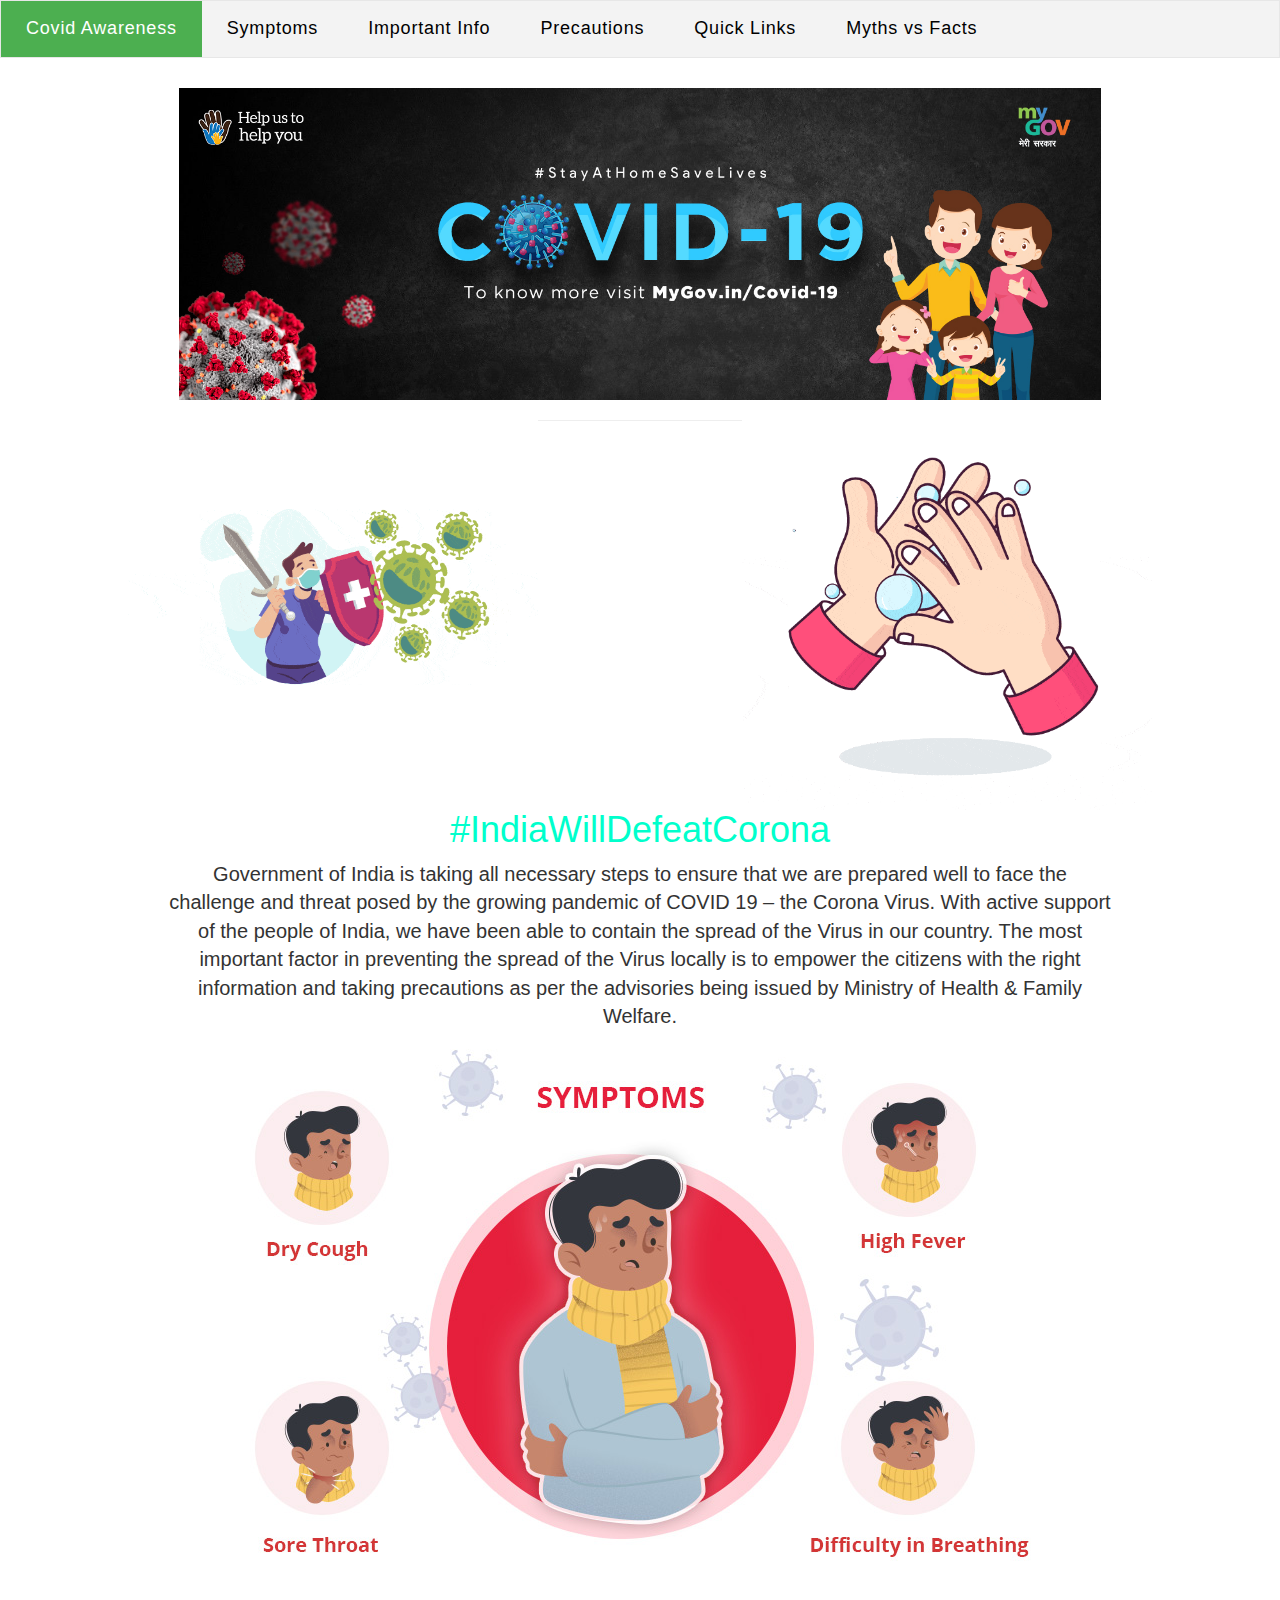
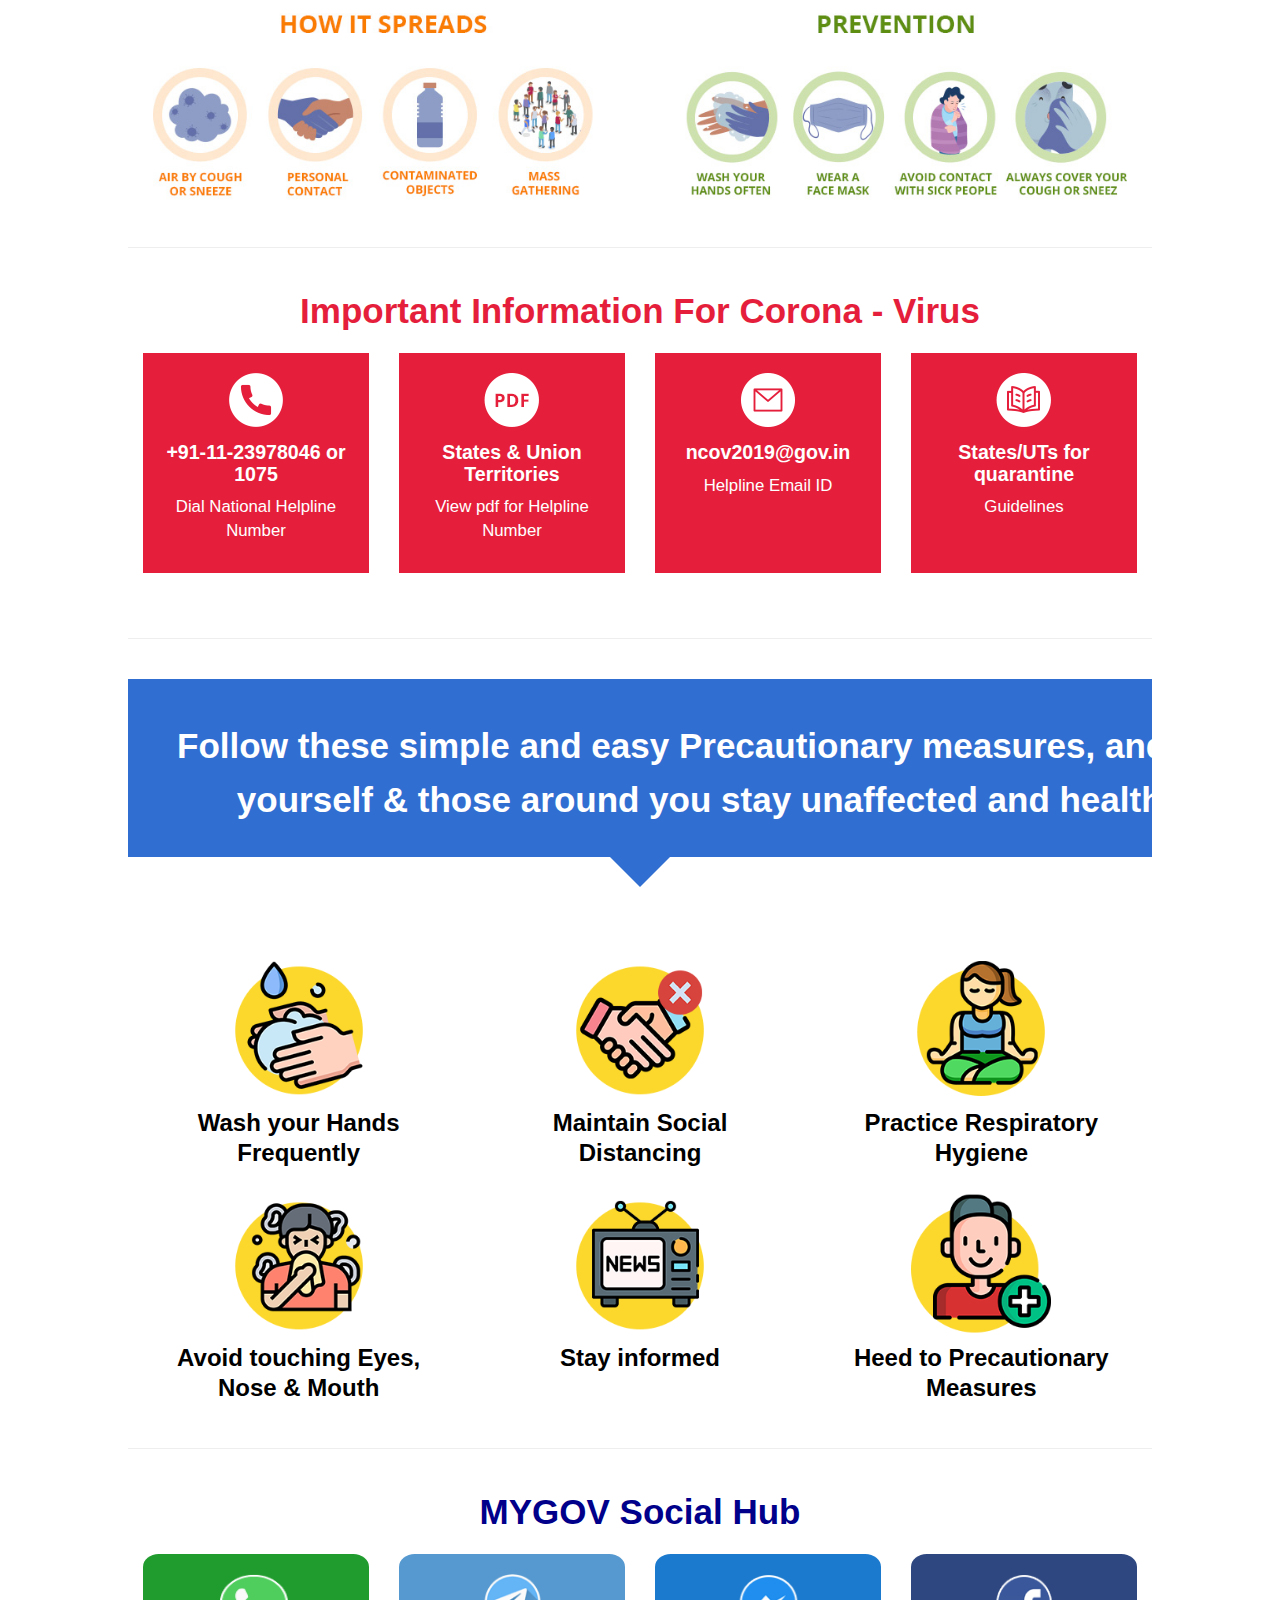
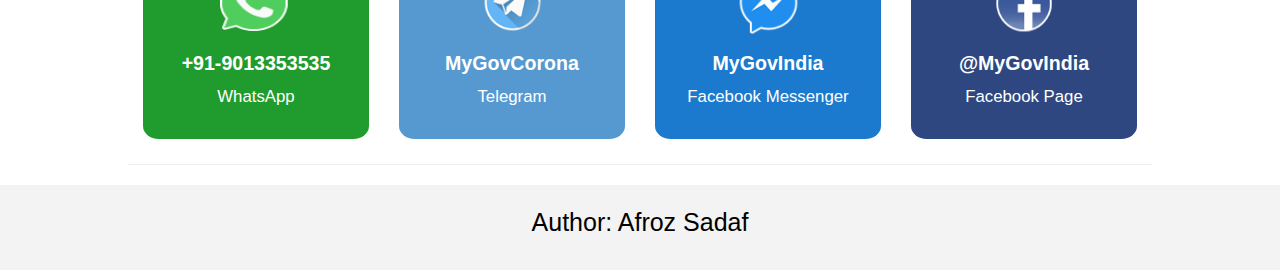
<file: Covid19-Awareness/index.html>
<!DOCTYPE html>
<html>
<head>
	<title>Covid Awareness Website</title>
	<link rel="stylesheet" type="text/css" href="css/main.css">
	<link rel="stylesheet" type="text/css" href="css/bootstrap.min.css">
</head>
<body>

	<nav>
		<li><a class="active" href="index.html">Covid Awareness</a></li>
		<li><a href="#symptoms">Symptoms</a></li>
		<li><a href="#impinfo">Important Info</a></li>
		<li><a href="#precautions">Precautions</a></li>
		<li><a href="page2.html#quicklinks">Quick Links</a></li>
		<li><a href="page2.html#mythbusters">Myths vs Facts</a></li>
	</nav>

	<div class="content">
		
		<div class="image1">
			<img src="img/MainImage.jpg">
		</div>
		
		<div class="Gif">
			<div class="Gif1">
				<img src="img/gif/Gif1.gif" style="width:100%">
			</div>	
			<div class="Gif2">
				<img src="img/gif/Gif2.gif" style="width:100%">
			</div>	
		</div>
		<hr><br>
		

		<center><h1 id="hashtag1">#IndiaWillDefeatCorona</h1></center>
		<center><p id="symptoms">Government of India is taking all necessary steps to ensure that we are prepared well to face the challenge and threat posed by the growing pandemic of COVID 19 – the Corona Virus. With active support of the people of India, we have been able to contain the spread of the Virus in our country. The most important factor in preventing the spread of the Virus locally is to empower the citizens with the right information and taking precautions as per the advisories being issued by Ministry of Health & Family Welfare.</p></center>
		
		<div>
			<center><img src="img/symptoms.jpg"></center>
		</div>
		
		<div class="CauseSolution">
			<div class="Causes">
				<img src="img/block-one.jpg" style="width:100%">
			</div>	
			<div class="Causes">
				<img src="img/block-two.jpg" style="width:100%">
			</div>	
		</div>	
		<hr>

		<div class="imp-info-area" id="impinfo">
			<h3 class="important-heading">
				<strong>Important Information For Corona - Virus</strong>
			</h3>
			<div class="block">
				<div class="icon">
					<img src="img/impinfo/icon-one.png" alt="" />
				</div>
				<div class="text-area">
					<h3><strong>+91-11-23978046 or 1075</strong></h3>
					<p>Dial National Helpline Number</p>
				</div>
			</div>

			<div class="block">
				<div class="icon">
					<a href="https://www.mohfw.gov.in/pdf/coronvavirushelplinenumber.pdf" target="_blank">
						<img src="img/impinfo/icon-two.png" alt="" />
					</a>
				</div>
				<div class="text-area"> 
					<a href="https://www.mohfw.gov.in/pdf/coronvavirushelplinenumber.pdf" target="_blank">
					<h3><strong>States &amp; Union Territories</strong></h3>
					<p></p></a>
					<p><a href="https://www.mohfw.gov.in/pdf/coronvavirushelplinenumber.pdf" target="_blank">View pdf for Helpline Number</a></p>
				</div>
			</div>
				
			<div class="block">
				<div class="icon">
					<a href="mailto:ncov2019@gov.in">	
						<img src="img/impinfo/icon-three.png" alt="" />
					</a>
				</div>
				<div class="text-area">
					<a href="mailto:ncov2019@gov.in">	
						<h3><strong>ncov2019@gov.in</strong></h3>
						<p>Helpline Email ID </p>
					</a>
				</div>
			</div>
				
			<div class="block">
				<div class="icon">
					<a href="https://www.mohfw.gov.in/pdf/SOPforqurantine.pdf" target="_blank">
						<img src="img/impinfo/icon-four.png" alt="" />
					</a>
				</div>
				<div class="text-area"> 
					<a href="https://www.mohfw.gov.in/pdf/SOPforqurantine.pdf" target="_blank">
						<h3><strong>States/UTs for quarantine</strong></h3>
					</a>
					<a href="https://www.mohfw.gov.in/pdf/SOPforqurantine.pdf" target="_blank">
						<p>Guidelines</p>
					</a> 
				</div>		
			</div>
		</div>
		<br><hr><br>

		<section class="followSteps" id="precautions">
			<div class="stepHeading">
				<div class="container text-center">
					<h2>Follow these simple and easy Precautionary measures, and help yourself & those around you stay unaffected and healthy. </h2>
				</div>
			</div>
			<div class="steps-covid">
				<div class="container-fluid">
					<div class="row">
						<div class="col-xs-4">
							<div class="covidThumb">
								<img src="img/icons/icon-1.png" alt="icon">
								<span>Wash your Hands <br>Frequently </span>
							</div>
						</div>
						<div class="col-xs-4">
							<div class="covidThumb">
								<img src="img/icons/icon-2.png" alt="icon">
								<span>Maintain Social <br>Distancing </span>
							</div>
						</div>
						<div class="col-xs-4">
							<div class="covidThumb">
								<img src="img/icons/icon-3.png" alt="icon">
								<span>Practice Respiratory <br>Hygiene </span>
							</div>
						</div>
					</div>
					<div class="row">
						<div class="col-xs-4">
							<div class="covidThumb">
								<img src="img/icons/icon-4.png" alt="icon">
								<span>Avoid touching Eyes, <br>Nose & Mouth </span>
							</div>
						</div>
						<div class="col-xs-4">
							<div class="covidThumb">
								<img src="img/icons/icon-5.png" alt="icon">
								<span>Stay informed  </span>
							</div>
						</div>
						<div class="col-xs-4">
							<div class="covidThumb">
								<img src="img/icons/icon-6.png" alt="icon">
								<span>Heed to Precautionary <br>Measures </span>
							</div>
						</div>
					</div>
				</div>
			</div>
		</section>
		<hr>
		<div class="social-hub" id="socialhub">
			<h3 class="important-heading">
				<strong>MYGOV Social Hub</strong>
			</h3>
			<div class="block whatsapp">
				<div class="icon">
					<a href="https://wa.me/919013353535?text=Hi" target="_blank">
						<img src="img/icons/whatsapp.png" alt="" />
					</a>
				</div>
				<div class="text-area"> 
					<a href="https://wa.me/919013353535?text=Hi" target="_blank">
					<h3><strong>+91-9013353535</strong></h3></a>
					<p><a href="https://wa.me/919013353535?text=Hi" target="_blank">WhatsApp</a></p>
				</div>
			</div>

			<div class="block telegram">
				<div class="icon">
					<a href="https://t.me/MyGovCoronaNewsdesk" target="_blank">
						<img src="img/icons/telegram.png" alt="" />
					</a>
				</div>
				<div class="text-area"> 
					<a href="https://t.me/MyGovCoronaNewsdesk" target="_blank">
					<h3><strong>MyGovCorona</strong></h3>
					<p></p></a>
					<p><a href="https://t.me/MyGovCoronaNewsdesk" target="_blank">Telegram</a></p>
				</div>
			</div>
				
			<div class="block messenger">
				<div class="icon">
					<a href="https://www.messenger.com/t/MyGovIndia" target="_blank">
						<img src="img/icons/messenger.png" alt="" />
					</a>
				</div>
				<div class="text-area"> 
					<a href="https://www.messenger.com/t/MyGovIndia" target="_blank">
					<h3><strong>MyGovIndia</strong></h3>
					<p></p></a>
					<p><a href="https://www.messenger.com/t/MyGovIndia" target="_blank">Facebook Messenger</a></p>
				</div>
			</div>
				
			<div class="block facebook">
				<div class="icon">
					<a href="https://www.facebook.com/MyGovIndia/" target="_blank">
						<img src="img/icons/facebook.png" alt="" />
					</a>
				</div>
				<div class="text-area"> 
					<a href="https://www.facebook.com/MyGovIndia/" target="_blank">
					<h3><strong>@MyGovIndia</strong></h3>
					<p></p></a>
					<p><a href="https://www.facebook.com/MyGovIndia/" target="_blank">Facebook Page</a></p>
				</div>
			</div>
		</div>
		<hr>
	</div>

	<footer>
		<p>Author: Afroz Sadaf </p>
	</footer>
	

</body>
</html>
</file>
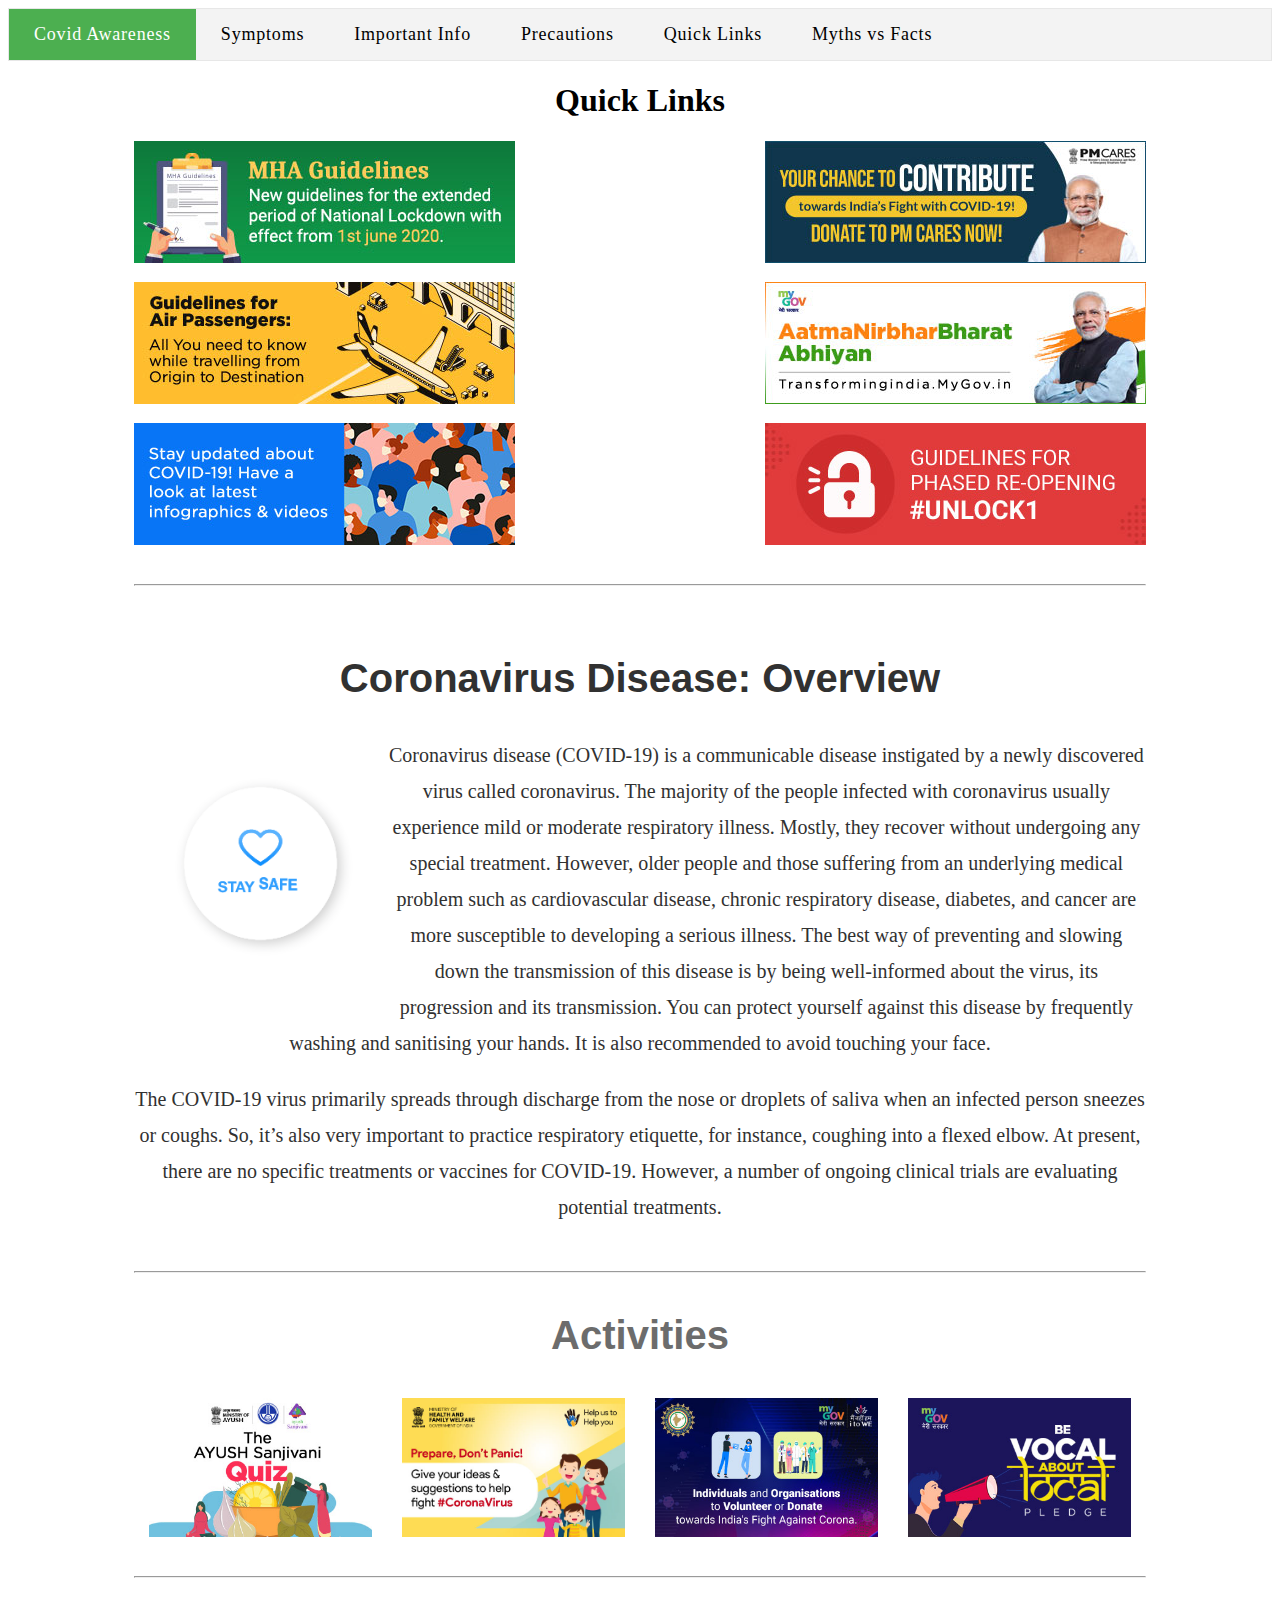
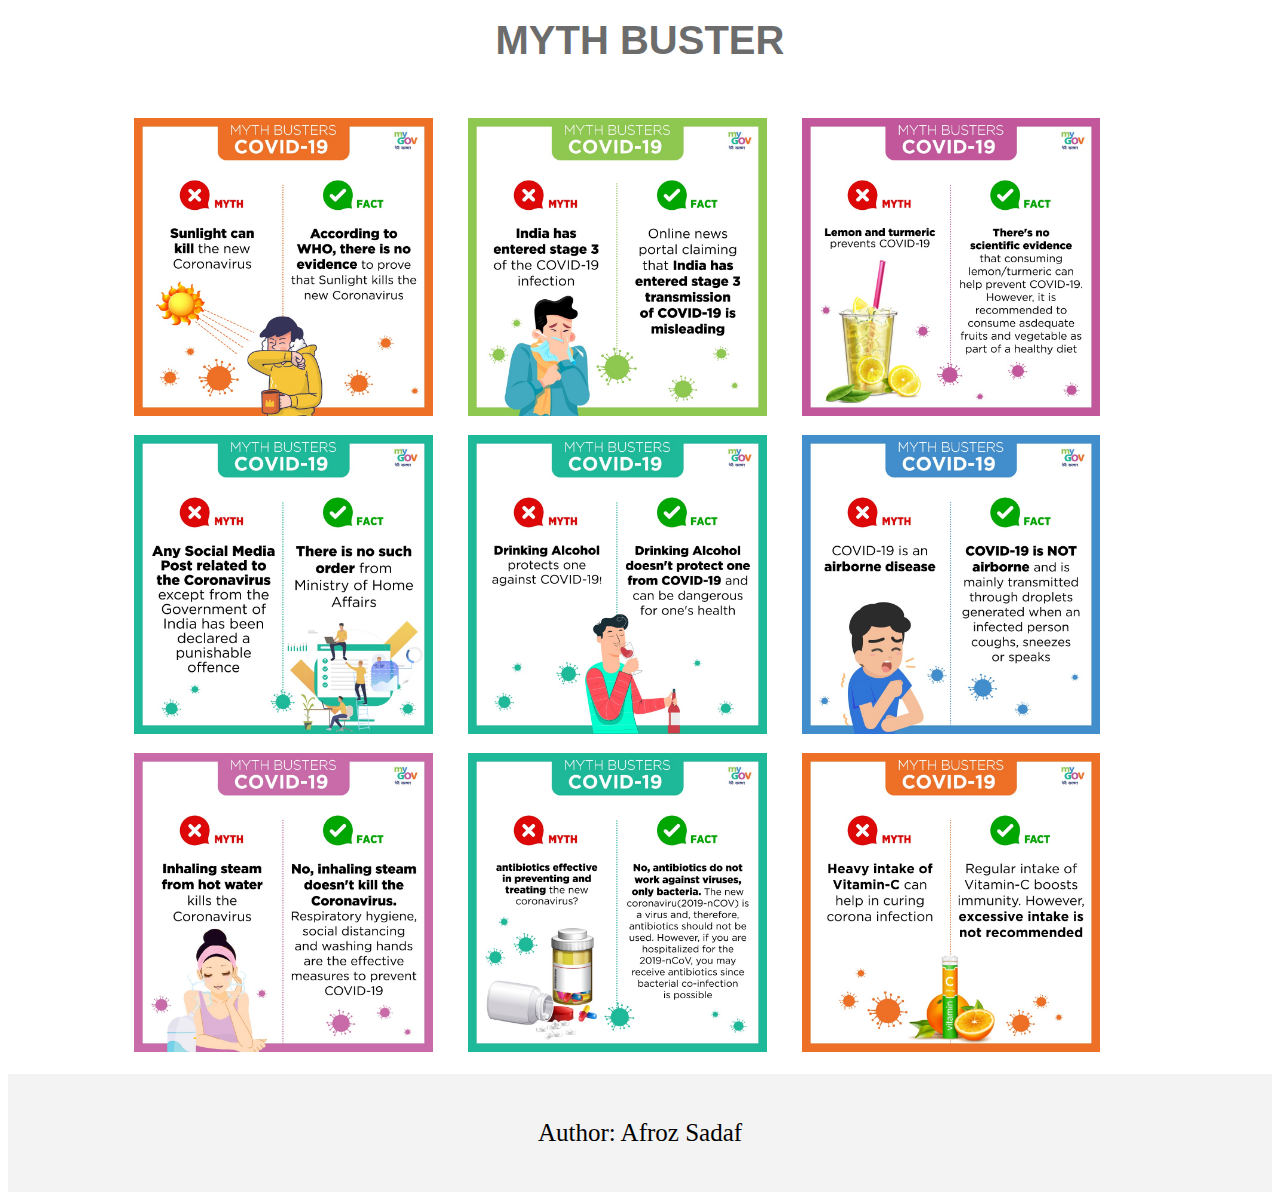
<file: Covid19-Awareness/page2.html>
<!DOCTYPE html>
<html>
<head>
	<title>Covid Awareness Website</title>
	<link rel="stylesheet" type="text/css" href="css/page2.css">
	<link rel="stylesheet" type="text/css" href="css/main.css">
</head>

<body>

	<nav>
		<li><a class="active" href="index.html">Covid Awareness</a></li>
		<li><a href="index.html#symptoms">Symptoms</a></li>
		<li><a href="index.html#impinfo">Important Info</a></li>
		<li><a href="index.html#precautions">Precautions</a></li>
		<li><a href="#quicklinks">Quick Links</a></li>
		<li><a href="#mythbusters">Myths vs Facts</a></li>
	</nav>

	<div class="content">

		<div class="quicklinks" id="quicklinks">
			<h1 align="center">Quick Links</h1>
			<div class="container">
				<div class="infoboxes">
					<a href="https://static.mygov.in/rest/s3fs-public/mygov_159098900251307401.pdf" title="Click to view details" target="_blank">
						<img src="img/quicklinks/mha5.jpg" />
					</a>
					<a href="https://www.pmcares.gov.in/en/" title="Click to view details" target="_blank">
						<img src="img/quicklinks/pmcare_donate.jpg" />
					</a>    
					<a href="https://static.mygov.in/rest/s3fs-public/mygov_159015121455063671.pdf" title="Click to view details" target="_blank">
						<img src="img/quicklinks/air-passenger.jpg" />
					</a>
					<a href="https://transformingindia.mygov.in/aatmanirbharbharat/" title="Click to view details" target="_blank">
						<img src="img/quicklinks/aatmanirbhar.jpg" />
					</a>
					<a href="https://transformingindia.mygov.in/covid-19" title="Click to view details" target="_blank">
						<img src="img/quicklinks/transformingindia.jpg" />
					</a>
					<a href="https://static.mygov.in/rest/s3fs-public/mygov_159107209055063671.pdf" title="Click to view details" target="_blank">
						<img src="img/quicklinks/unlock1.jpg" />
					</a>
				</div>
			</div>
		</div>
		<hr>

		<div class="overview">

			<h2 style="text-align: center;"> Coronavirus Disease: Overview </h2>

			<div class="Gif3">
				<img src="img/gif/Gif3.gif" style="width:100%">
			</div>	

			<center><p> Coronavirus disease (COVID-19) is a communicable disease instigated by a newly discovered virus called coronavirus. The majority of the people infected with coronavirus usually experience mild or moderate respiratory illness. Mostly, they recover without undergoing any special treatment. However, older people and those suffering from an underlying medical problem such as cardiovascular disease, chronic respiratory disease, diabetes, and cancer are more susceptible to developing a serious illness. The best way of preventing and slowing down the transmission of this disease is by being well-informed about the virus, its progression and its transmission. You can protect yourself against this disease by frequently washing and sanitising your hands. It is also recommended to avoid touching your face.	</p>
			<p> The COVID-19 virus primarily spreads through discharge from the nose or droplets of saliva when an infected person sneezes or coughs. So, it’s also very important to practice respiratory etiquette, for instance, coughing into a flexed elbow. At present, there are no specific treatments or vaccines for COVID-19. However, a number of ongoing clinical trials are evaluating potential treatments.</p></center>

		</div>
		<br><hr>

		<center>
			<p id="activities"><b>Activities</b></p>
		</center>
	        
        <div>
			<div class="Activity">
				<a href="https://www.mygov.in/group-issue/share-your-ideas-suggestions-help-fight-coronavirus/?utm_source=webcampaign&group_issue&285571">
					<img src="img/Activity1.jpg" style="width:100%">
				</a>
			</div>	
			<div class="Activity">
				<a href="https://quiz.mygov.in/quiz/the-ayush-sanjivani-quiz/">
					<img src="img/Activity2.jpg" style="width:100%">
				</a>
			</div>	
			<div class="Activity">
				<a href="https://self4society.mygov.in/">
					<img src="img/Activity3.jpg" style="width:100%">
				</a>
			</div>	
			<div class="Activity">
				<a href="https://pledge.mygov.in/vocalaboutlocal/">
					<img src="img/Activity4.jpg" style="width:100%">
				</a>
			</div>	
	    </div>	
		    
		 <br><hr color="white">
		 <hr>

		 <center><p id="mythbusters"><b>MYTH BUSTER</b></p></center>    
		 <div class="myths">
			<div class="row">
				<div class="Myth">
					<img src="img/myths/Myth-16.jpg" style="width:100%">
				</div>
				<div class="Myth">
					<img src="img/myths/Myth-15.jpg" style="width:100%">
				</div>
				<div class="Myth">
					<img src="img/myths/Myth-14.jpg" style="width:100%">
				</div>
			</div>
			<br>
			<div class="row">
				<div class="Myth">
					<img src="img/myths/Myth-13.jpg" style="width:100%">
				</div>
				<div class="Myth">
					<img src="img/myths/Myth-12.jpg" style="width:100%">
				</div>
				<div class="Myth">
					<img src="img/myths/Myth-11.jpg" style="width:100%">
				</div>
			</div>
			<br>
			<div class="row">
				<div class="Myth">
					<img src="img/myths/Myth-10.jpg" style="width:100%">
				</div>
				<div class="Myth">
					<img src="img/myths/Myth-9.jpg" style="width:100%">
				</div>
				<div class="Myth">
					<img src="img/myths/Myth-8.jpg" style="width:100%">
				</div>
			</div>
			<br>
		</div>	
	</div><br>

	<footer>
		<p>Author: Afroz Sadaf </p>
	</footer>

</body>
</html>
</file>
<file: Covid19-Awareness/css/main.css>
/* Navbar start */

nav {
  list-style-type: none;
  margin: 1px solid black;
  padding: 0;
  overflow: hidden;
  border: 1px solid #e7e7e7;
  background-color: #f3f3f3;
  font-size: 18px;
}

nav li {
  float: left;
}

nav li a {
  display: block;
  color: black;
  text-align: center;
  padding: 15px 25px;
  text-decoration: none;
  /*word-spacing: 2px;*/
  letter-spacing: 0.8px;
}

nav li a:hover:not(.active) {
  background-color: #ddd;
  text-decoration: none;
  text-underline-position: none;
}

nav li a.active {
  color: white;
  background-color: #4CAF50;
  text-decoration: none;
}

/* Navbar end */

.content {
  margin: auto;
  max-width: 80%;
}

hr {
  height: 1px;
  background-color: #ccc;
}

#Title{
  font-size:40px;
  font-size: bold;
  color: #1a75ff;
  text-align: center;
}

.image1 img {
  margin-left: 5%;
  width: 90%;
  padding-top: 30px;
  transition: transform .8s ease-in-out;
}

.image1 img:hover {
  transform: scale(1.1);
}

.overview {
  padding-top: 25px;
}

.overview h2 {
  font-size: 40px;
  color: #313131;
  line-height: 1.3em;
  font-weight: 700;
  font-family: 'Work Sans', sans-serif;
}

.overview p {
  font-size: 20px;
  line-height: 1.8;
  color: #313131;
}

#hashtag1{
  color: #00ffcc
}

#symptoms{
  font-size:20px; 
  padding-left: 40px;
  padding-right: 40px;
}

*{
  box-sizing: border-box;
}

.Gif1 {
  float: left;
  width: 40%;
}

.Gif2 {
  float: right;
  width: 40%;
}

.Gif3 {
  float: left;
  width: 25%;
}

.Causes {
  float: left;
  width: 50%;
  padding: 25px;
  padding-top: 50px;

}
.CauseSolution::after {
  content: "";
  clear: both;
  display: table;
}


/* Important information start */

.imp-info-area {
  margin-top: 25px;
  margin-bottom: 25px;
  display: flex;
  flex-wrap: wrap;
  justify-content: space-around;
}

.block {
  width: 22%;
  float: left;
  padding: 20px;
  background-color: #e51f3b;
  transition: transform 1s ease-in-out;
}

.block:hover {
  transform: scale(1.1);
  box-shadow: 0 0 10px rgba(0, 0, 0, 0.5);
}

.important-heading {
  width: 100%;
  margin-bottom: 25px;
  color: #e51f3b;
  font-size: 2.5em;
  text-align: center;
  font-weight: normal;
  line-height: 35px;
}

.icon {
  text-align: center;
}

.text-area {
  color: #fff;
  text-align: center;
}

.text-area p {
  color: #fff;
  text-align: center;
  font-size: 1.2em;
}

.text-area a {
  color: #fff;
  text-align: center;
  text-decoration: none;
}

.text-area a:hover {
  color: #fff;
  text-align: center;
  text-decoration: none;
}

.text-area h3 {
  color: #fff;
  font-size: 1.4em;
  margin-top: 15px;
}

/* Important information end */

/*Precautions section start*/


.stepHeading
{ 
  background: #316ed2; 
  padding: 20px 0; 
  position: relative
}

.stepHeading h2
{ 
  font-size: 35px; 
  color: #fff; 
  line-height: 54px; 
  font-weight: bold;
}

.stepHeading::after{
  top: 100%;
  left: 50%;
  border: solid transparent;
  content: " ";
  height: 0;
  width: 0;
  position: absolute;
  pointer-events: none;
  border-color: rgba(49, 110, 210, 0);
  border-top-color: #316ed2;
  border-width: 30px;
  margin-left: -30px;
}

.steps-covid
{ 
  padding: 100px 0 0 0;
}

.covidThumb
{ 
  text-align: center; 
}

.covidThumb img 
{ 
  width: 140px;
  transition: transform .8s ease-in-out;
}

.covidThumb img:hover {
  transform: scale(1.2);
}

.covidThumb span
{ 
  display: block; 
  font-size: 24px; 
  line-height: 30px; 
  font-weight: bold; 
  color: #000; 
  margin-top: 5px;
  margin-bottom: 25px;
}  

/*Precautions section end*/


/*Footer starts*/

footer {
  text-align: center;
  padding: 20px;
  background-color: #f3f3f3;
  color: black;
  font-size: 25px;
}

footer a {
  color: black;
  text-decoration: none;
}

footer a:hover{
  text-decoration: none;
  color: black;
}

footer a:active {
  text-decoration: none;
  color: black;
}

footer a:visited {
  text-decoration: none;
  color: black;
}

/*Footer marker-end: */


.social-hub {
  margin-top: 25px;
  margin-bottom: 25px;
  display: flex;
  flex-wrap: wrap;
  justify-content: space-around;
}

.social-hub .block {
  border-radius: 7%;
}

.social-hub .important-heading {
  color: darkblue;
}

.social-hub .icon img {
  width: 72px;
  height: 64px;
}

.social-hub .whatsapp {
  background-color: #209c2e;
}

.social-hub .telegram {
  background-color: #5599d0;
}

.social-hub .messenger {
  background-color: #1b7acd;
}

.social-hub .facebook {
  background-color: #2e4780;
}
</file>
<file: Covid19-Awareness/css/page2.css>
/* Quick links */

.quicklinks {	
	margin: 0 auto;	
}

.infoboxes {
	margin-bottom: 20px;
	display: flex;
	justify-content: space-between;
	flex-wrap: wrap;
}

.infoboxes a {
	margin-bottom: 15px;
}

/* Quick Links end */


/* Activities Section */

#activities, #mythbusters{
	font-family: 'Roboto', sans-serif;
	font-size: 40px;
	font-weight: bold;
	vertical-align: baseline;
	text-decoration: none;
	color: #6c6c6c;
}

.Activity {
  float: left;
  width: 25%;
  padding: 15px;
  padding-top: 0px;
  padding-bottom: 25px;
  transition: transform 0.5s ease-in-out;
}

.Activity:hover {
  transform: scale(1.05);
  
}

/* Activities Section end */

/* Myths Section */

.Myth {
  float: left;
  width: 33%;
  padding: 15px 35px 0 0;
  transition: transform .8s ease-in-out;
}

.Myth:hover{
  transform: scale(1.03);
}

.content::after {
  content: "";
  clear: both;
  display: table;
}

/* Myths Section end */
</file>
